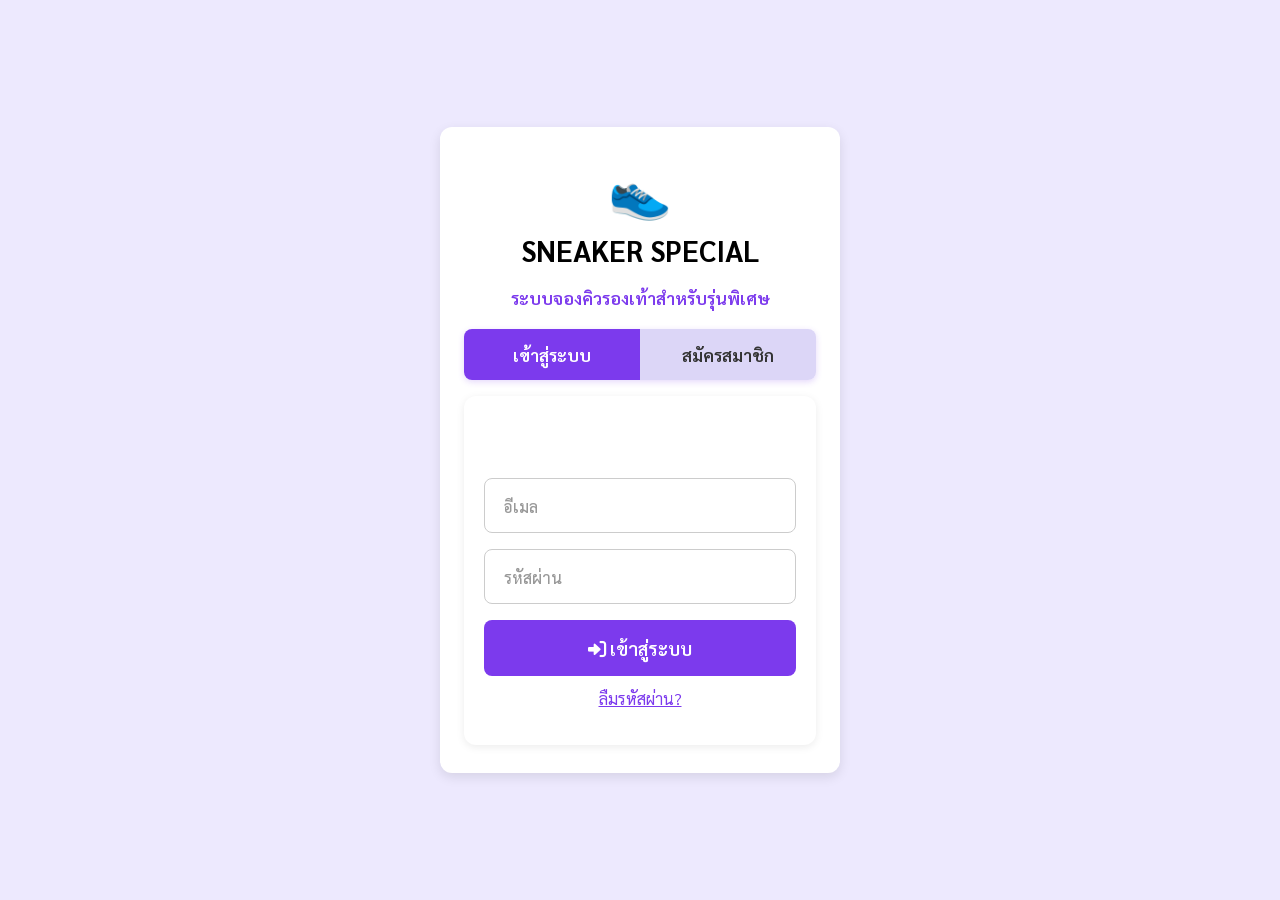
<file: index.html>
<!DOCTYPE html>
<html lang="th">
<head>
<meta charset="UTF-8" />
<meta name="viewport" content="width=device-width, initial-scale=1.0" />
<title>SNEAKER SPECIAL - จองคิวรองเท้า</title>
<link rel="stylesheet" href="https://cdnjs.cloudflare.com/ajax/libs/font-awesome/6.0.0/css/all.min.css" />
<style>
  @import url('https://fonts.googleapis.com/css2?family=Sarabun&display=swap');
  * {
    box-sizing: border-box;
    font-family: 'Sarabun', sans-serif;
  }
  body {
    margin: 0;
    background: #ede9fe;
    min-height: 100vh;
    display: flex;
    justify-content: center;
    align-items: center;
    padding: 12px;
  }

  .auth-container {
    width: 100%;
    max-width: 400px; /* เพิ่มขนาดบน Desktop */
    padding: 28px 24px;
    background: white;
    border-radius: 12px;
    box-shadow: 0 4px 12px rgba(0,0,0,0.1);
  }

  .logo-section {
    text-align: center;
    margin-bottom: 20px;
  }

  /* โลโก้ขยับ */
  .logo {
    font-size: 3.2rem;
    display: inline-block;
    animation: bounce 2.4s ease-in-out infinite;
    user-select: none;
  }
  @keyframes bounce {
    0%, 100% { transform: translateY(0); }
    50% { transform: translateY(-12px); }
  }

  .brand-name {
    font-size: 1.8rem;
    margin: 8px 0 4px;
  }
  .brand-tagline {
    color: #7c3aed;
    margin-bottom: 14px;
    font-size: 1.1rem;
    font-weight: 600;
  }

  .form-tabs {
    display: flex;
    margin-bottom: 16px;
    border-radius: 8px;
    overflow: hidden;
    box-shadow: 0 2px 6px rgb(124 58 237 / 0.2);
  }
  .tab-button {
    flex: 1;
    padding: 14px 0;
    border: none;
    background: #dcd6f7;
    color: #333;
    font-size: 1.1rem;
    cursor: pointer;
    font-weight: 600;
    transition: background-color 0.3s, color 0.3s;
  }
  .tab-button.active {
    background: #7c3aed;
    color: white;
  }

  .form-container {
    background: #fff;
    border-radius: 12px;
    padding: 18px 20px 20px;
    box-shadow: 0 2px 8px rgba(0,0,0,0.08);
  }
  .form-panel {
    display: none;
  }
  .form-panel.active {
    display: block;
  }

  .input-group {
    margin-bottom: 16px;
    position: relative;
  }
  .form-input {
    width: 100%;
    padding: 16px 14px;
    font-size: 1rem;
    border-radius: 8px;
    border: 1.5px solid #ccc;
    transition: border-color 0.3s;
  }
  .form-input:focus {
    outline: none;
    border-color: #7c3aed;
  }

  .input-group.floating label {
    position: absolute;
    top: 50%;
    left: 14px;
    transform: translateY(-50%);
    background: white;
    color: #999;
    transition: 0.25s ease;
    padding: 0 6px;
    pointer-events: none;
    font-weight: 500;
  }
  .input-group.floating input:focus + label,
  .input-group.floating input:not(:placeholder-shown) + label {
    top: -10px;
    font-size: 0.8rem;
    color: #7c3aed;
    left: 10px;
  }

  .form-button {
    width: 100%;
    padding: 16px;
    background: #7c3aed;
    color: white;
    border: none;
    border-radius: 8px;
    font-size: 1.15rem;
    font-weight: 600;
    cursor: pointer;
    transition: background-color 0.3s;
  }
  .form-button:hover {
    background: #5b21b6;
  }

  .terms-check {
    font-size: 0.95rem;
    margin-top: 12px;
    user-select: none;
  }
  .terms-check input {
    margin-right: 8px;
    transform: scale(1.15);
    vertical-align: middle;
  }
  .terms-check a {
    color: #7c3aed;
    text-decoration: none;
  }
  .terms-check a:hover {
    text-decoration: underline;
  }

  .error-message, .success-message {
    text-align: center;
    font-size: 0.95rem;
    margin-bottom: 12px;
    min-height: 20px;
    font-weight: 600;
    user-select: none;
  }
  .error-message {
    color: #dc2626;
  }
  .success-message {
    color: #16a34a;
  }

  /* Popup */
  .popup-overlay {
    position: fixed;
    top: 0;
    left: 0;
    background: rgba(0, 0, 0, 0.55);
    width: 100vw;
    height: 100vh;
    display: flex;
    justify-content: center;
    align-items: center;
    z-index: 9999;
    padding: 12px;
  }
  .popup-box {
    background: white;
    padding: 28px 24px;
    border-radius: 12px;
    width: 100%;
    max-width: 380px;
    text-align: center;
    box-shadow: 0 6px 18px rgba(0, 0, 0, 0.25);
  }
  .popup-box input {
    width: 100%;
    padding: 14px;
    margin: 14px 0;
    border-radius: 8px;
    border: 1.5px solid #ccc;
    font-size: 1rem;
  }
  .popup-box input:focus {
    border-color: #7c3aed;
    outline: none;
  }
  .popup-box button {
    padding: 12px 20px;
    margin: 6px 6px 0;
    border: none;
    border-radius: 8px;
    font-size: 1rem;
    cursor: pointer;
    font-weight: 600;
  }
  .popup-box .confirm {
    background: #7c3aed;
    color: white;
    transition: background-color 0.3s;
  }
  .popup-box .confirm:hover {
    background: #5b21b6;
  }
  .popup-box .cancel {
    background: #ccc;
    color: #333;
    transition: background-color 0.3s;
  }
  .popup-box .cancel:hover {
    background: #999;
  }

  /* Responsive */
  @media (max-width: 480px) {
    .auth-container {
      max-width: 100%;
      padding: 24px 16px;
      border-radius: 12px;
      box-shadow: none;
      height: auto;
    }
    .brand-name {
      font-size: 1.5rem;
    }
    .brand-tagline {
      font-size: 1rem;
    }
    .tab-button {
      font-size: 1rem;
      padding: 12px 0;
    }
    .form-button {
      font-size: 1.1rem;
      padding: 14px 0;
    }
    .form-input {
      padding: 14px 12px;
      font-size: 1rem;
    }
    .input-group.floating label {
      left: 12px;
    }
  }
</style>
</head>
<body>
<div class="auth-container" role="main" aria-label="ระบบจองคิวรองเท้า SNEAKER SPECIAL">
  <div class="logo-section" aria-label="โลโก้แบรนด์">
    <div class="logo" aria-hidden="true">👟</div>
    <h1 class="brand-name">SNEAKER SPECIAL</h1>
    <p class="brand-tagline">ระบบจองคิวรองเท้าสำหรับรุ่นพิเศษ</p>
  </div>
  <div class="form-tabs" role="tablist">
    <button class="tab-button active" onclick="switchTab('login')" role="tab" aria-selected="true" aria-controls="loginPanel" id="loginTab">เข้าสู่ระบบ</button>
    <button class="tab-button" onclick="switchTab('register')" role="tab" aria-selected="false" aria-controls="registerPanel" id="registerTab">สมัครสมาชิก</button>
  </div>
  <div class="form-container">
    <!-- Login -->
    <div class="form-panel active" id="loginPanel" role="tabpanel" aria-labelledby="loginTab">
      <form id="loginForm" novalidate>
        <div class="error-message" id="loginError" role="alert" aria-live="assertive"></div>
        <div class="success-message" id="loginSuccess" role="alert" aria-live="polite"></div>
        <div class="input-group floating">
          <input type="email" class="form-input" id="loginEmail" required placeholder=" " aria-describedby="loginEmailLabel" autocomplete="username" />
          <label for="loginEmail" id="loginEmailLabel">อีเมล</label>
        </div>
        <div class="input-group floating">
          <input type="password" class="form-input" id="loginPassword" required placeholder=" " autocomplete="current-password" />
          <label for="loginPassword">รหัสผ่าน</label>
        </div>
        <button type="submit" class="form-button"><i class="fas fa-sign-in-alt"></i> เข้าสู่ระบบ</button>
      </form>
      <p style="text-align:center; margin-top:12px;">
        <a href="#" onclick="forgotPassword();return false;" style="color:#7c3aed;">ลืมรหัสผ่าน?</a>
      </p>
    </div>
    <!-- Register -->
    <div class="form-panel" id="registerPanel" role="tabpanel" aria-labelledby="registerTab">
      <form id="registerForm" novalidate>
        <div class="error-message" id="registerError" role="alert" aria-live="assertive"></div>
        <div class="success-message" id="registerSuccess" role="alert" aria-live="polite"></div>
        <div class="input-group floating">
          <input type="text" class="form-input" id="registerName" required placeholder=" " autocomplete="name" />
          <label for="registerName">ชื่อ-นามสกุล</label>
        </div>
        <div class="input-group floating">
          <input type="email" class="form-input" id="registerEmail" required placeholder=" " autocomplete="email" />
          <label for="registerEmail">อีเมล</label>
        </div>
        <div class="input-group floating">
          <input type="tel" class="form-input" id="registerPhone" required placeholder=" " autocomplete="tel" />
          <label for="registerPhone">เบอร์โทรศัพท์</label>
        </div>
        <div class="input-group floating">
          <input type="password" class="form-input" id="registerPassword" required placeholder=" " autocomplete="new-password" />
          <label for="registerPassword">รหัสผ่าน</label>
        </div>
        <div class="input-group floating">
          <input type="password" class="form-input" id="confirmPassword" required placeholder=" " autocomplete="new-password" />
          <label for="confirmPassword">ยืนยันรหัสผ่าน</label>
        </div>
        <div class="terms-check">
          <input type="checkbox" id="agreeTerms" required />
          <label for="agreeTerms">ฉันยอมรับ <a href="#" tabindex="0">ข้อกำหนด</a> และ <a href="#" tabindex="0">นโยบาย</a></label>
        </div>
        <button type="submit" class="form-button"><i class="fas fa-user-plus"></i> สมัครสมาชิก</button>
      </form>
    </div>
  </div>
</div>

<!-- POPUP RESET -->
<div id="popupContainer" aria-live="assertive" aria-atomic="true"></div>

<script>
let forgotEmail = '';

function switchTab(tab) {
  // Reset errors & success
  showError('');
  showSuccess('');

  document.querySelectorAll('.tab-button').forEach(btn => {
    btn.classList.remove('active');
    btn.setAttribute('aria-selected', 'false');
  });
  document.querySelectorAll('.form-panel').forEach(panel => panel.classList.remove('active'));

  if (tab === 'login') {
    document.getElementById('loginPanel').classList.add('active');
    const loginTab = document.getElementById('loginTab');
    loginTab.classList.add('active');
    loginTab.setAttribute('aria-selected', 'true');
  } else {
    document.getElementById('registerPanel').classList.add('active');
    const registerTab = document.getElementById('registerTab');
    registerTab.classList.add('active');
    registerTab.setAttribute('aria-selected', 'true');
  }
}

function showError(msg) {
  document.getElementById('loginError').innerText = '';
  document.getElementById('registerError').innerText = '';
  if (document.getElementById('loginPanel').classList.contains('active')) {
    document.getElementById('loginError').innerText = msg;
  } else {
    document.getElementById('registerError').innerText = msg;
  }
}

function showSuccess(msg) {
  document.getElementById('loginSuccess').innerText = '';
  document.getElementById('registerSuccess').innerText = '';
  if (document.getElementById('loginPanel').classList.contains('active')) {
    document.getElementById('loginSuccess').innerText = msg;
  } else {
    document.getElementById('registerSuccess').innerText = msg;
  }
}

document.getElementById('registerForm').addEventListener('submit', function(e) {
  e.preventDefault();
  showError('');
  showSuccess('');

  const name = registerName.value.trim();
  const email = registerEmail.value.trim();
  const phone = registerPhone.value.trim();
  const password = registerPassword.value;
  const confirm = confirmPassword.value;

  if (!agreeTerms.checked) {
    return showError('กรุณายอมรับข้อกำหนด');
  }
  if (password.length < 6) {
    return showError('รหัสผ่านต้องมีอย่างน้อย 6 ตัว');
  }
  if (password !== confirm) {
    return showError('รหัสผ่านไม่ตรงกัน');
  }

  let users = JSON.parse(localStorage.getItem('users') || '[]');
  if (users.find(u => u.email === email)) return showError('อีเมลนี้ถูกใช้แล้ว');
  if (users.find(u => u.phone === phone)) return showError('เบอร์นี้ถูกใช้แล้ว');

  users.push({ name, email, phone, password });
  localStorage.setItem('users', JSON.stringify(users));
  showSuccess('สมัครสมาชิกสำเร็จ');
  setTimeout(() => switchTab('login'), 1300);
});

document.getElementById('loginForm').addEventListener('submit', function(e) {
  e.preventDefault();
  showError('');
  showSuccess('');

  const email = loginEmail.value.trim();
  const password = loginPassword.value;

  let users = JSON.parse(localStorage.getItem('users') || '[]');
  const user = users.find(u => u.email === email && u.password === password);

  if (!user) return showError('อีเมลหรือรหัสผ่านไม่ถูกต้อง');

  localStorage.setItem('currentUser', JSON.stringify(user));
  showSuccess('เข้าสู่ระบบสำเร็จ ยินดีต้อนรับเข้าสู่ SNEAKER');

  setTimeout(() => window.location.href = 'products.html', 1500);
});

function forgotPassword() {
  showError('');
  const email = loginEmail.value.trim();
  if (!email) return showError('กรุณากรอกอีเมล');

  let users = JSON.parse(localStorage.getItem('users') || '[]');
  const user = users.find(u => u.email === email);
  if (!user) return showError('ไม่พบอีเมลนี้ในระบบ');

  forgotEmail = email;

  const popup = document.createElement('div');
  popup.className = 'popup-overlay';
  popup.innerHTML = `
    <div class="popup-box" role="dialog" aria-modal="true" aria-labelledby="resetPasswordTitle">
      <h3 id="resetPasswordTitle">🔐 รีเซ็ตรหัสผ่าน</h3>
      <p>อีเมล: <strong>${email}</strong></p>
      <input type="password" id="newPassword" placeholder="รหัสผ่านใหม่ (6 ตัวขึ้นไป)" aria-describedby="popupError" />
      <div id="popupError" style="color:red; font-size:0.9em; min-height: 1.2em;"></div>
      <button class="confirm" onclick="submitResetPassword()">รีเซ็ต</button>
      <button class="cancel" onclick="closePopup()">ยกเลิก</button>
    </div>
  `;
  document.getElementById('popupContainer').appendChild(popup);
  document.getElementById('newPassword').focus();
}

function submitResetPassword() {
  const newPassInput = document.getElementById('newPassword');
  const errorDiv = document.getElementById('popupError');
  errorDiv.textContent = '';
  const newPassword = newPassInput.value;

  if (newPassword.length < 6) {
    errorDiv.textContent = 'รหัสผ่านต้องมีอย่างน้อย 6 ตัว';
    newPassInput.focus();
    return;
  }

  let users = JSON.parse(localStorage.getItem('users') || '[]');
  const userIndex = users.findIndex(u => u.email === forgotEmail);
  if (userIndex === -1) {
    errorDiv.textContent = 'เกิดข้อผิดพลาด ไม่พบผู้ใช้';
    return;
  }

  users[userIndex].password = newPassword;
  localStorage.setItem('users', JSON.stringify(users));
  closePopup();
  showSuccess('รีเซ็ตรหัสผ่านสำเร็จ กรุณาเข้าสู่ระบบใหม่');
}

function closePopup() {
  const popupContainer = document.getElementById('popupContainer');
  popupContainer.innerHTML = '';
}
</script>
</body>
</html>
</file>
